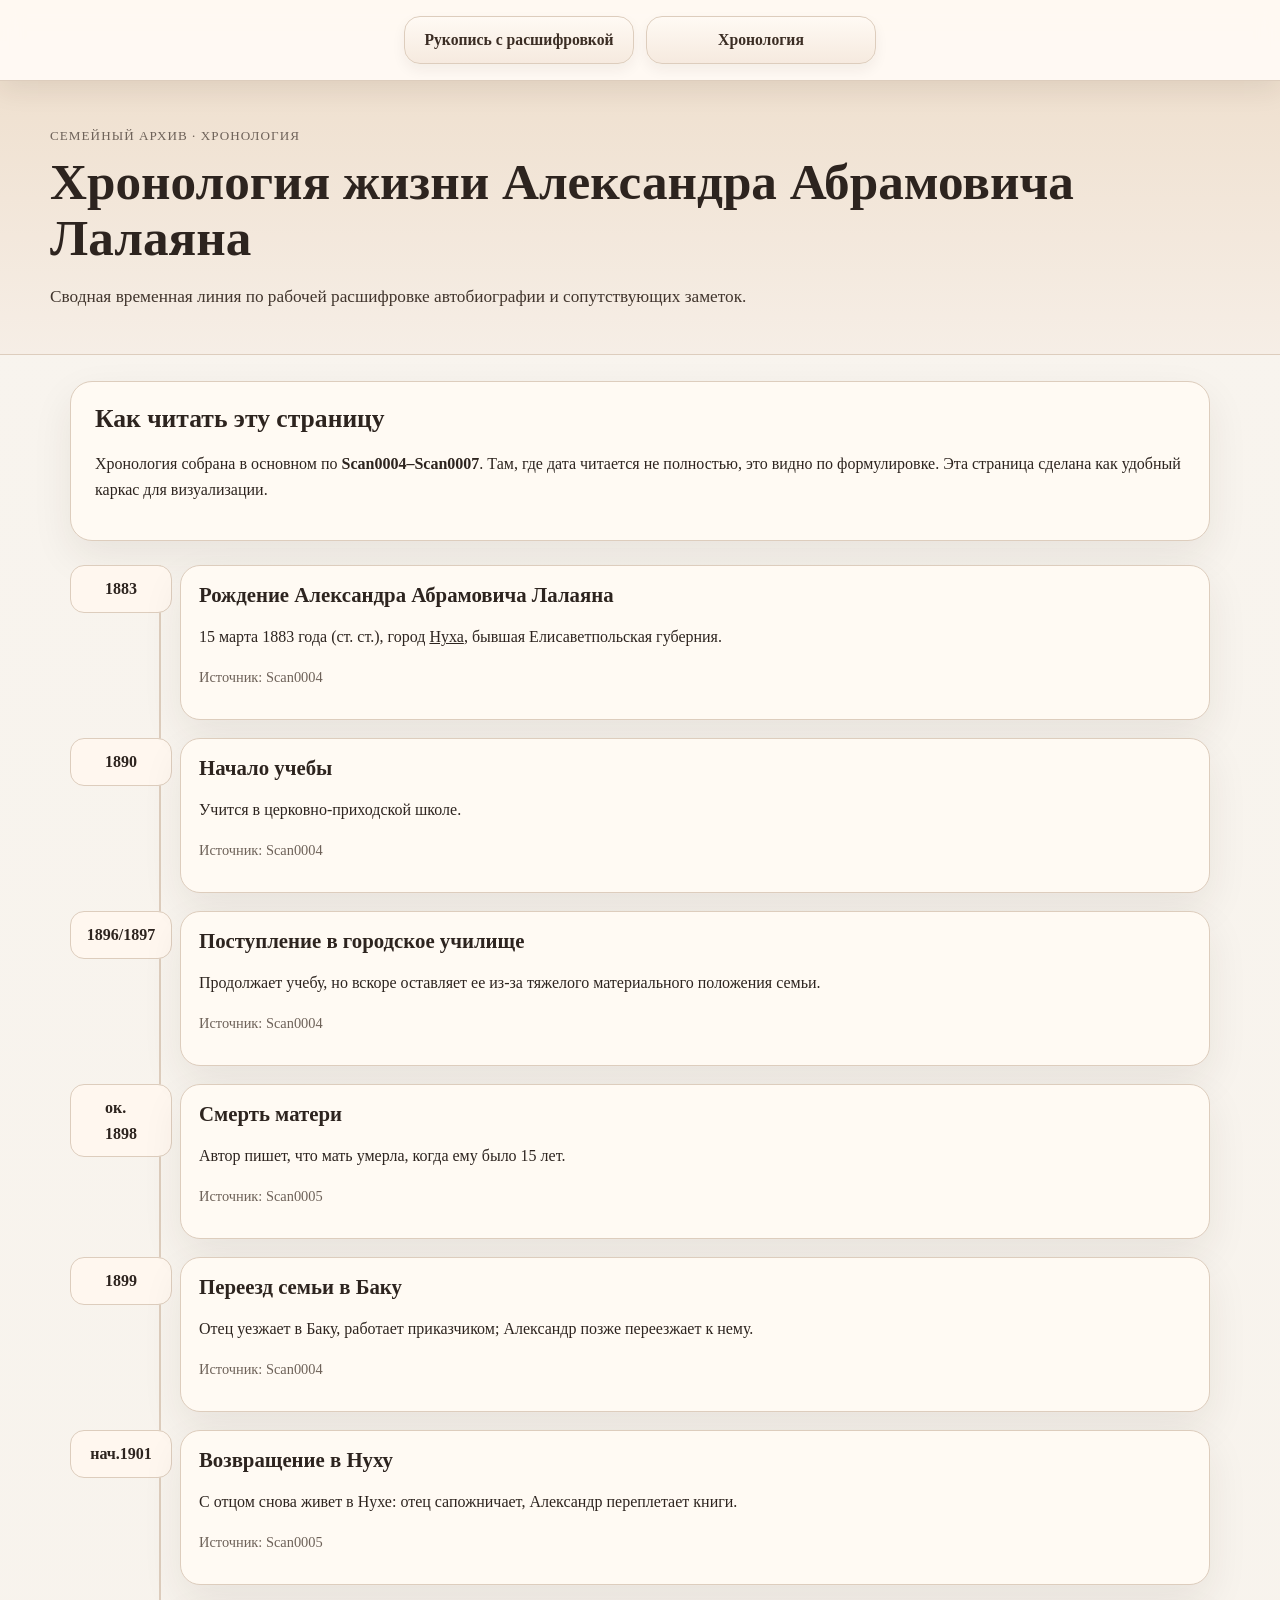
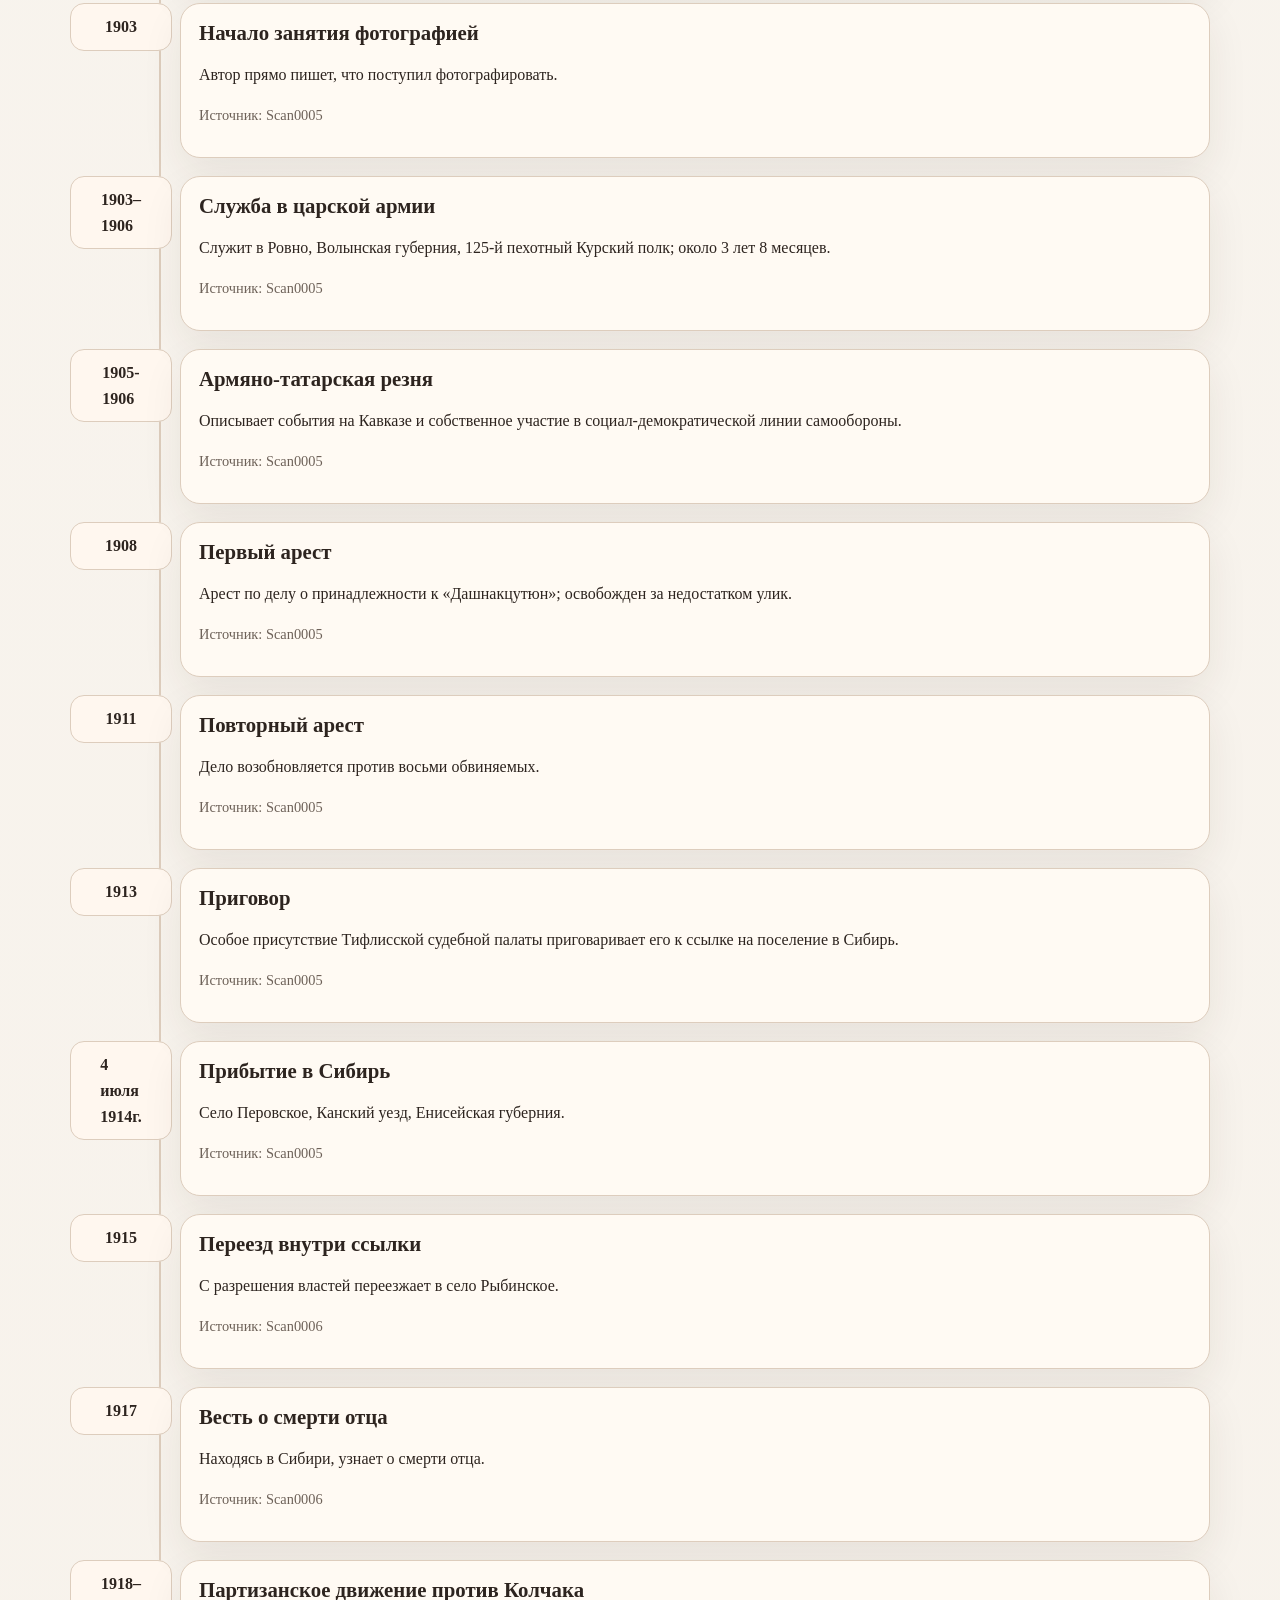
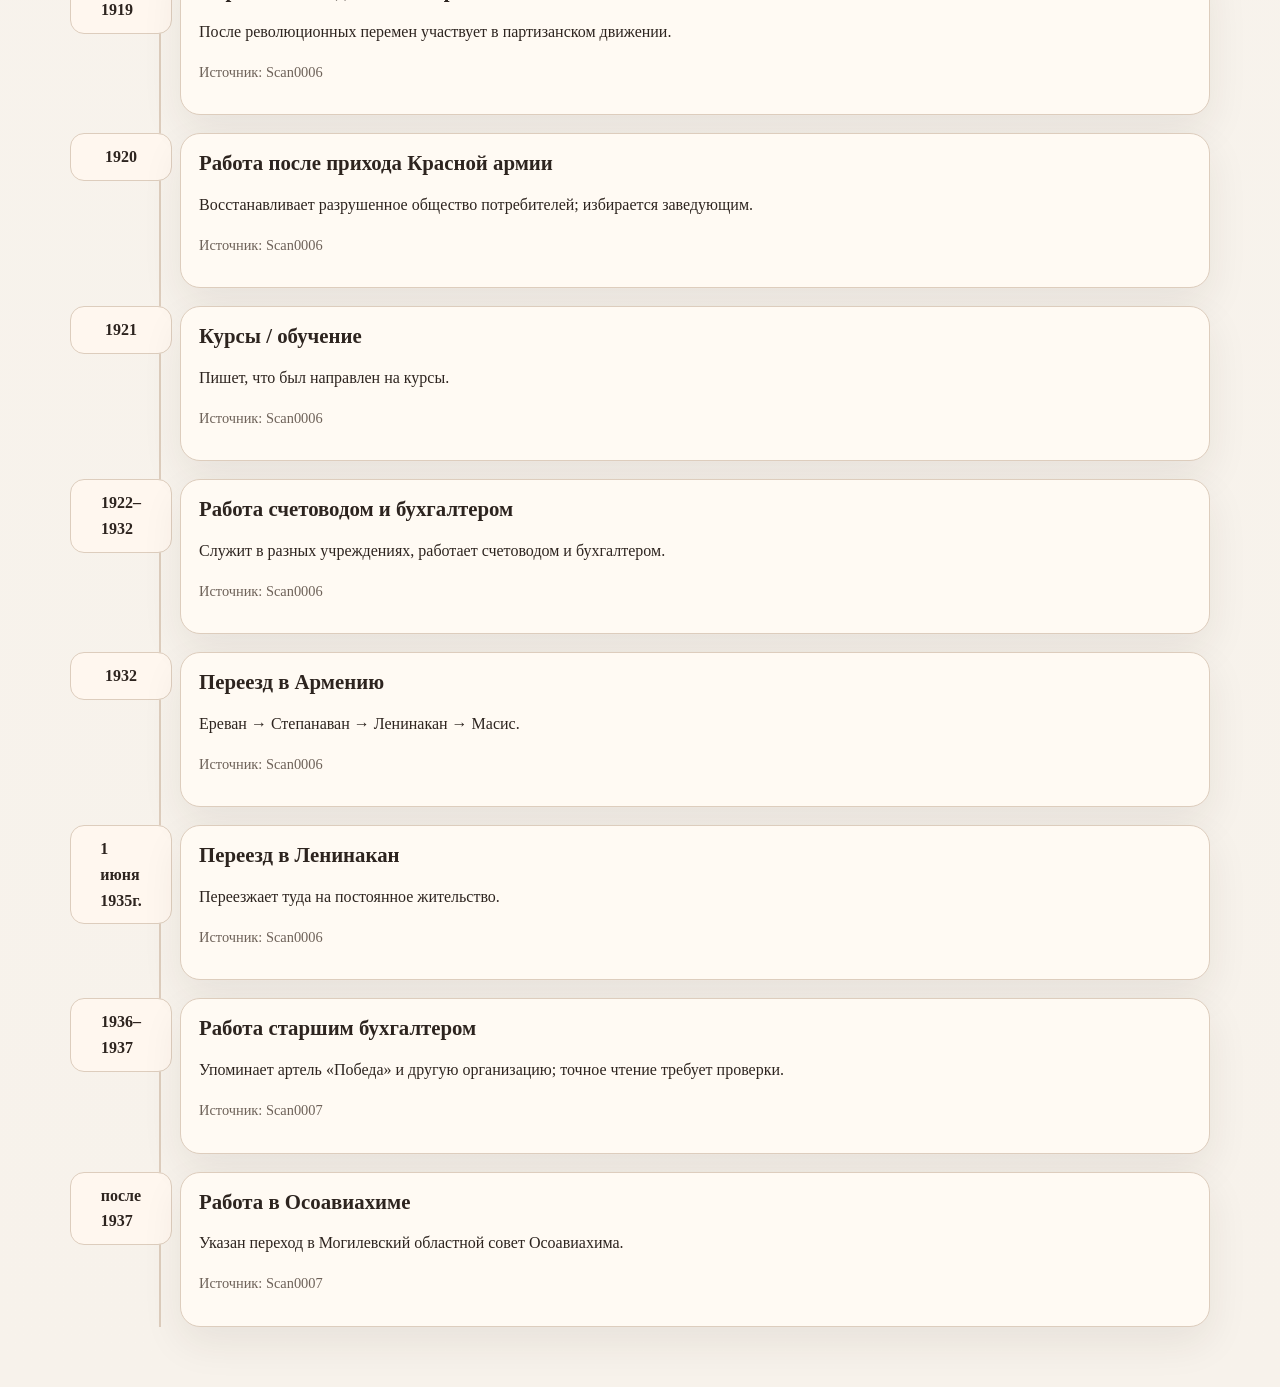
<file: chronology.html>
<!doctype html>
<html lang="ru">
  <head>
    <meta charset="UTF-8" />
    <meta name="viewport" content="width=device-width, initial-scale=1.0" />
    <title>Хронология жизни — А. А. Лалаян</title>
    <link rel="stylesheet" href="styles.css" />
  </head>
  <body>
    <nav class="top-nav" aria-label="Основная навигация">
      <a href="index.html">Рукопись с расшифровкой</a>
      <a href="chronology.html">Хронология</a>
    </nav>
    <header class="hero hero--small">
      <div class="hero__inner">
        <p class="eyebrow">Семейный архив · Хронология</p>
        <h1>Хронология жизни Александра Абрамовича Лалаяна</h1>
        <p class="lead">
          Сводная временная линия по рабочей расшифровке автобиографии и
          сопутствующих заметок.
        </p>
      </div>
    </header>
    <main class="container">
      <section class="intro-card">
        <h2>Как читать эту страницу</h2>
        <p>
          Хронология собрана в основном по <strong>Scan0004–Scan0007</strong>.
          Там, где дата читается не полностью, это видно по формулировке. Эта
          страница сделана как удобный каркас для визуализации.
        </p>
      </section>
      <section id="timeline" class="timeline">
        <article class="timeline-item">
          <div class="timeline-year">1883</div>
          <div class="timeline-content">
            <h3>Рождение Александра Абрамовича Лалаяна</h3>
            <p>
              15 марта 1883 года (ст. ст.), город <a href="http://www.brocgaus.ru/text/071/708.htm">Нуха</a>, бывшая Елисаветпольская
              губерния.
            </p>
            <p class="timeline-source">Источник: Scan0004</p>
          </div>
        </article>

        <article class="timeline-item">
          <div class="timeline-year">1890</div>
          <div class="timeline-content">
            <h3>Начало учебы</h3>
            <p>Учится в церковно-приходской школе.</p>
            <p class="timeline-source">Источник: Scan0004</p>
          </div>
        </article>

        <article class="timeline-item">
          <div class="timeline-year">1896/1897</div>
          <div class="timeline-content">
            <h3>Поступление в городское училище</h3>
            <p>
              Продолжает учебу, но вскоре оставляет ее из-за тяжелого
              материального положения семьи.
            </p>
            <p class="timeline-source">Источник: Scan0004</p>
          </div>
        </article>

        <article class="timeline-item">
          <div class="timeline-year">ок. 1898</div>
          <div class="timeline-content">
            <h3>Смерть матери</h3>
            <p>Автор пишет, что мать умерла, когда ему было 15 лет.</p>
            <p class="timeline-source">Источник: Scan0005</p>
          </div>
        </article>

        <article class="timeline-item">
          <div class="timeline-year">1899</div>
          <div class="timeline-content">
            <h3>Переезд семьи в Баку</h3>
            <p>
              Отец уезжает в Баку, работает приказчиком; Александр позже
              переезжает к нему.
            </p>
            <p class="timeline-source">Источник: Scan0004</p>
          </div>
        </article>

        <article class="timeline-item">
          <div class="timeline-year">нач.1901</div>
          <div class="timeline-content">
            <h3>Возвращение в Нуху</h3>
            <p>
              С отцом снова живет в Нухе: отец сапожничает, Александр
              переплетает книги.
            </p>
            <p class="timeline-source">Источник: Scan0005</p>
          </div>
        </article>

        <article class="timeline-item">
          <div class="timeline-year">1903</div>
          <div class="timeline-content">
            <h3>Начало занятия фотографией</h3>
            <p>Автор прямо пишет, что поступил фотографировать.</p>
            <p class="timeline-source">Источник: Scan0005</p>
          </div>
        </article>

        <article class="timeline-item">
          <div class="timeline-year">1903–1906</div>
          <div class="timeline-content">
            <h3>Служба в царской армии</h3>
            <p>
              Служит в Ровно, Волынская губерния, 125-й пехотный Курский полк;
              около 3 лет 8 месяцев.
            </p>
            <p class="timeline-source">Источник: Scan0005</p>
          </div>
        </article>

        <article class="timeline-item">
          <div class="timeline-year">1905-1906</div>
          <div class="timeline-content">
            <h3>Армяно-татарская резня</h3>
            <p>
              Описывает события на Кавказе и собственное участие в
              социал-демократической линии самообороны.
            </p>
            <p class="timeline-source">Источник: Scan0005</p>
          </div>
        </article>

        <article class="timeline-item">
          <div class="timeline-year">1908</div>
          <div class="timeline-content">
            <h3>Первый арест</h3>
            <p>
              Арест по делу о принадлежности к «Дашнакцутюн»; освобожден за
              недостатком улик.
            </p>
            <p class="timeline-source">Источник: Scan0005</p>
          </div>
        </article>

        <article class="timeline-item">
          <div class="timeline-year">1911</div>
          <div class="timeline-content">
            <h3>Повторный арест</h3>
            <p>Дело возобновляется против восьми обвиняемых.</p>
            <p class="timeline-source">Источник: Scan0005</p>
          </div>
        </article>

        <article class="timeline-item">
          <div class="timeline-year">1913</div>
          <div class="timeline-content">
            <h3>Приговор</h3>
            <p>
              Особое присутствие Тифлисской судебной палаты приговаривает его к
              ссылке на поселение в Сибирь.
            </p>
            <p class="timeline-source">Источник: Scan0005</p>
          </div>
        </article>

        <article class="timeline-item">
          <div class="timeline-year">4 июля 1914г.</div>
          <div class="timeline-content">
            <h3>Прибытие в Сибирь</h3>
            <p>Село Перовское, Канский уезд, Енисейская губерния.</p>
            <p class="timeline-source">Источник: Scan0005</p>
          </div>
        </article>

        <article class="timeline-item">
          <div class="timeline-year">1915</div>
          <div class="timeline-content">
            <h3>Переезд внутри ссылки</h3>
            <p>С разрешения властей переезжает в село Рыбинское.</p>
            <p class="timeline-source">Источник: Scan0006</p>
          </div>
        </article>

        <article class="timeline-item">
          <div class="timeline-year">1917</div>
          <div class="timeline-content">
            <h3>Весть о смерти отца</h3>
            <p>Находясь в Сибири, узнает о смерти отца.</p>
            <p class="timeline-source">Источник: Scan0006</p>
          </div>
        </article>

        <article class="timeline-item">
          <div class="timeline-year">1918–1919</div>
          <div class="timeline-content">
            <h3>Партизанское движение против Колчака</h3>
            <p>
              После революционных перемен участвует в партизанском движении.
            </p>
            <p class="timeline-source">Источник: Scan0006</p>
          </div>
        </article>

        <article class="timeline-item">
          <div class="timeline-year">1920</div>
          <div class="timeline-content">
            <h3>Работа после прихода Красной армии</h3>
            <p>
              Восстанавливает разрушенное общество потребителей; избирается
              заведующим.
            </p>
            <p class="timeline-source">Источник: Scan0006</p>
          </div>
        </article>

        <article class="timeline-item">
          <div class="timeline-year">1921</div>
          <div class="timeline-content">
            <h3>Курсы / обучение</h3>
            <p>Пишет, что был направлен на курсы.</p>
            <p class="timeline-source">Источник: Scan0006</p>
          </div>
        </article>

        <article class="timeline-item">
          <div class="timeline-year">1922–1932</div>
          <div class="timeline-content">
            <h3>Работа счетоводом и бухгалтером</h3>
            <p>
              Служит в разных учреждениях, работает счетоводом и бухгалтером.
            </p>
            <p class="timeline-source">Источник: Scan0006</p>
          </div>
        </article>

        <article class="timeline-item">
          <div class="timeline-year">1932</div>
          <div class="timeline-content">
            <h3>Переезд в Армению</h3>
            <p>Ереван → Степанаван → Ленинакан → Масис.</p>
            <p class="timeline-source">Источник: Scan0006</p>
          </div>
        </article>

        <article class="timeline-item">
          <div class="timeline-year">1 июня 1935г.</div>
          <div class="timeline-content">
            <h3>Переезд в Ленинакан</h3>
            <p>Переезжает туда на постоянное жительство.</p>
            <p class="timeline-source">Источник: Scan0006</p>
          </div>
        </article>

        <article class="timeline-item">
          <div class="timeline-year">1936–1937</div>
          <div class="timeline-content">
            <h3>Работа старшим бухгалтером</h3>
            <p>
              Упоминает артель «Победа» и другую организацию; точное чтение
              требует проверки.
            </p>
            <p class="timeline-source">Источник: Scan0007</p>
          </div>
        </article>

        <article class="timeline-item">
          <div class="timeline-year">после 1937</div>
          <div class="timeline-content">
            <h3>Работа в Осоавиахиме</h3>
            <p>Указан переход в Могилевский областной совет Осоавиахима.</p>
            <p class="timeline-source">Источник: Scan0007</p>
          </div>
        </article>
      </section>
    </main>
  </body>
</html>
</file>
<file: styles.css>
:root {
  --bg: #f7f2eb;
  --paper: #fffaf3;
  --ink: #2d241f;
  --muted: #6e6259;
  --line: #ddcdbd;
  --accent: #8b5e3c;
  --accent-soft: #f0e2d3;
  --shadow: 0 16px 40px rgba(50, 35, 20, 0.08);
}
* {
  box-sizing: border-box;
}
html {
  scroll-behavior: smooth;
}
body {
  margin: 0;
  font-family: Georgia, "Times New Roman", serif;
  color: var(--ink);
  background: linear-gradient(
    180deg,
    #f6efe6 0%,
    #f8f4ee 180px,
    var(--bg) 100%
  );
  line-height: 1.6;
}
img {
  max-width: 100%;
  display: block;
}
a {
  color: inherit;
}
.hero {
  padding: 56px 20px 28px;
  border-bottom: 1px solid var(--line);
  background: linear-gradient(180deg, #efe0cf 0, #f6eee6 100%);
}
.hero--small {
  padding-top: 44px;
}
.hero__inner,
.container {
  max-width: 1180px;
  margin: 0 auto;
}
.eyebrow {
  text-transform: uppercase;
  letter-spacing: 0.08em;
  font-size: 0.82rem;
  color: var(--muted);
  margin: 0 0 8px;
}
h1 {
  font-size: clamp(2rem, 4vw, 3.4rem);
  line-height: 1.1;
  margin: 0.2rem 0 1rem;
}
h2 {
  font-size: clamp(1.5rem, 2vw, 2.2rem);
  line-height: 1.2;
  margin: 0;
}
h3 {
  font-size: 1.3rem;
  line-height: 1.25;
  margin: 0;
}
h4 {
  font-size: 1.02rem;
  margin: 0 0 0.7rem;
}
.lead {
  max-width: 860px;
  font-size: 1.08rem;
  color: #41352d;
  margin: 0 0 1rem;
}
.hero__note,
.intro-card,
.section-intro,
.next-steps {
  background: var(--paper);
  border: 1px solid var(--line);
  border-radius: 22px;
  box-shadow: var(--shadow);
}
.hero__note {
  max-width: 860px;
  padding: 14px 16px;
  margin: 18px 0 0;
}
.quick-nav {
  display: flex;
  flex-wrap: wrap;
  gap: 10px;
  margin-top: 18px;
}
.quick-nav a,
.primary-link,
.open-file,
.open-image {
  display: inline-flex;
  align-items: center;
  justify-content: center;
  min-height: 42px;
  padding: 10px 14px;
  border-radius: 999px;
  text-decoration: none;
  border: 1px solid var(--line);
  background: #fff7ef;
  color: #3b2d24;
  font-size: 0.96rem;
  cursor: pointer;
}
.quick-nav a:hover,
.primary-link:hover,
.open-file:hover,
.open-image:hover {
  background: #f3e3d3;
}
.container {
  padding: 26px 20px 60px;
}
.intro-card,
.next-steps {
  padding: 22px 24px;
  margin-bottom: 24px;
}
.simple-note {
  color: var(--muted);
}
.cta-row {
  margin-top: 14px;
}
.doc-section {
  margin: 34px 0 44px;
}
.section-head {
  display: flex;
  gap: 20px;
  justify-content: space-between;
  align-items: flex-end;
  margin-bottom: 14px;
}
.section-kicker {
  margin: 0 0 4px;
  color: var(--muted);
  text-transform: uppercase;
  letter-spacing: 0.08em;
  font-size: 0.8rem;
}
.section-note {
  margin: 0;
  color: var(--muted);
  font-size: 0.95rem;
}
.section-intro {
  padding: 16px 18px;
  margin-bottom: 16px;
}
.page-card {
  background: var(--paper);
  border: 1px solid var(--line);
  border-radius: 28px;
  box-shadow: var(--shadow);
  padding: 22px;
  margin-bottom: 20px;
}
.page-card__header {
  display: flex;
  gap: 16px;
  justify-content: space-between;
  align-items: flex-start;
  margin-bottom: 18px;
}
.page-number {
  color: var(--muted);
  margin: 0 0 4px;
  font-size: 0.92rem;
}
.page-actions {
  display: flex;
  gap: 10px;
  flex-wrap: wrap;
}
.page-layout {
  display: grid;
  grid-template-columns: minmax(260px, 330px) 1fr;
  gap: 22px;
}
.original-panel {
  position: sticky;
  top: 16px;
  align-self: start;
}
.image-button {
  display: block;
  width: 100%;
  padding: 0;
  border: none;
  background: transparent;
  cursor: zoom-in;
}
.image-button img {
  border-radius: 18px;
  border: 1px solid var(--line);
  box-shadow: 0 10px 26px rgba(40, 26, 12, 0.08);
}
.caption {
  color: var(--muted);
  font-size: 0.9rem;
  margin: 10px 0 0;
}
.text-panel {
  display: grid;
  gap: 16px;
}
.text-block {
  border: 1px solid var(--line);
  border-radius: 18px;
  padding: 16px 18px;
  background: #fffefb;
}
.text-block.modern {
  background: var(--accent-soft);
}
.text-block p:last-child {
  margin-bottom: 0;
}
.timeline {
  position: relative;
  display: grid;
  gap: 18px;
}
.timeline::before {
  content: "";
  position: absolute;
  left: 89px;
  top: 0;
  bottom: 0;
  width: 2px;
  background: var(--line);
}
.timeline-item {
  display: grid;
  grid-template-columns: 90px 1fr;
  gap: 20px;
  align-items: flex-start;
}
.timeline-year {
  position: relative;
  z-index: 1;
  display: inline-flex;
  align-items: center;
  justify-content: center;
  width: 74px;
  min-height: 42px;
  border-radius: 14px;
  background: #fff7ef;
  border: 1px solid var(--line);
  font-weight: 700;
  padding: 10px 50px;
}
.timeline-content {
  background: var(--paper);
  border: 1px solid var(--line);
  border-radius: 20px;
  padding: 16px 18px;
  box-shadow: var(--shadow);
  z-index: 2;
}
.timeline-content h3 {
  margin-bottom: 6px;
}
.timeline-source {
  color: var(--muted);
  font-size: 0.9rem;
}
.lightbox[hidden] {
  display: none;
}
.lightbox {
  position: fixed;
  inset: 0;
  z-index: 50;
}
.lightbox__backdrop {
  position: absolute;
  inset: 0;
  background: rgba(18, 12, 8, 0.78);
}
.lightbox__dialog {
  position: relative;
  z-index: 1;
  width: min(96vw, 1200px);
  max-height: 92vh;
  overflow: auto;
  margin: 3vh auto;
  background: #17110d;
  color: #fff;
  border-radius: 18px;
  padding: 18px;
}
.lightbox__close {
  position: absolute;
  right: 10px;
  top: 8px;
  border: none;
  background: transparent;
  color: #fff;
  font-size: 2rem;
  cursor: pointer;
}
.lightbox__title {
  margin: 0 0 12px;
  color: #ead9c8;
  padding-right: 30px;
}
.lightbox__dialog img {
  width: 100%;
  height: auto;
  border-radius: 12px;
}
ol,
ul {
  padding-left: 1.25rem;
}
code {
  background: #f5e8dc;
  border-radius: 6px;
  padding: 0.1rem 0.35rem;
}
@media (max-width: 920px) {
  .page-layout {
    grid-template-columns: 1fr;
  }
  .original-panel {
    position: static;
  }
  .page-card__header,
  .section-head {
    flex-direction: column;
    align-items: flex-start;
  }
  .timeline::before {
    left: 20px;
  }
  .timeline-item {
    grid-template-columns: 1fr;
  }
  .timeline-year {
    width: auto;
    max-width: 170px;
  }
}

/* navbar */
/* top navigation — mobile first */
nav {
  position: sticky;
  top: 0;
  z-index: 40;
  display: grid;
  grid-template-columns: 1fr;
  gap: 10px;
  padding: 12px 16px;
  background: rgba(255, 250, 243, 0.92);
  backdrop-filter: blur(10px);
  -webkit-backdrop-filter: blur(10px);
  border-bottom: 1px solid var(--line);
  box-shadow: 0 10px 24px rgba(50, 35, 20, 0.08);
}

nav a {
  display: flex;
  align-items: center;
  justify-content: center;
  min-height: 48px;
  padding: 12px 16px;
  text-decoration: none;
  text-align: center;
  font-weight: 600;
  font-size: 0.98rem;
  line-height: 1.25;
  color: #3b2d24;
  background: linear-gradient(180deg, #fffaf4 0%, #f6eadf 100%);
  border: 1px solid var(--line);
  border-radius: 16px;
  box-shadow: 0 6px 14px rgba(50, 35, 20, 0.06);
  transition:
    transform 0.18s ease,
    box-shadow 0.18s ease,
    background 0.18s ease,
    border-color 0.18s ease;
}

nav a:hover {
  background: linear-gradient(180deg, #fff7ef 0%, #f1dfcc 100%);
  border-color: #ceb49d;
  box-shadow: 0 10px 20px rgba(50, 35, 20, 0.1);
  transform: translateY(-1px);
}

nav a:active {
  transform: translateY(0);
  box-shadow: 0 4px 10px rgba(50, 35, 20, 0.08);
}

nav a:focus-visible {
  outline: 3px solid rgba(139, 94, 60, 0.18);
  outline-offset: 2px;
  border-color: var(--accent);
}

/* make the section nav more mobile-friendly too */
.quick-nav {
  display: grid;
  grid-template-columns: 1fr;
  gap: 10px;
  margin-top: 18px;
}

.quick-nav a {
  width: 100%;
  min-height: 46px;
  justify-content: center;
  text-align: center;
  font-weight: 600;
  border-radius: 16px;
  box-shadow: 0 6px 14px rgba(50, 35, 20, 0.05);
}

/* tablet and up */
@media (min-width: 700px) {
  nav {
    display: flex;
    flex-wrap: wrap;
    justify-content: center;
    gap: 12px;
    padding: 14px 20px;
  }

  nav a {
    min-width: 210px;
  }

  .quick-nav {
    display: flex;
    flex-wrap: wrap;
    gap: 10px;
  }

  .quick-nav a {
    width: auto;
  }
}

/* desktop polish */
@media (min-width: 1024px) {
  nav {
    padding: 16px 24px;
  }

  nav a {
    min-width: 230px;
    padding: 13px 18px;
  }
}
nav a[aria-current="page"] {
  background: linear-gradient(180deg, #ead8c4 0%, #e2ccb4 100%);
  border-color: var(--accent);
  color: #2f2118;
  box-shadow: inset 0 1px 0 rgba(255, 255, 255, 0.45);
}
</file>
